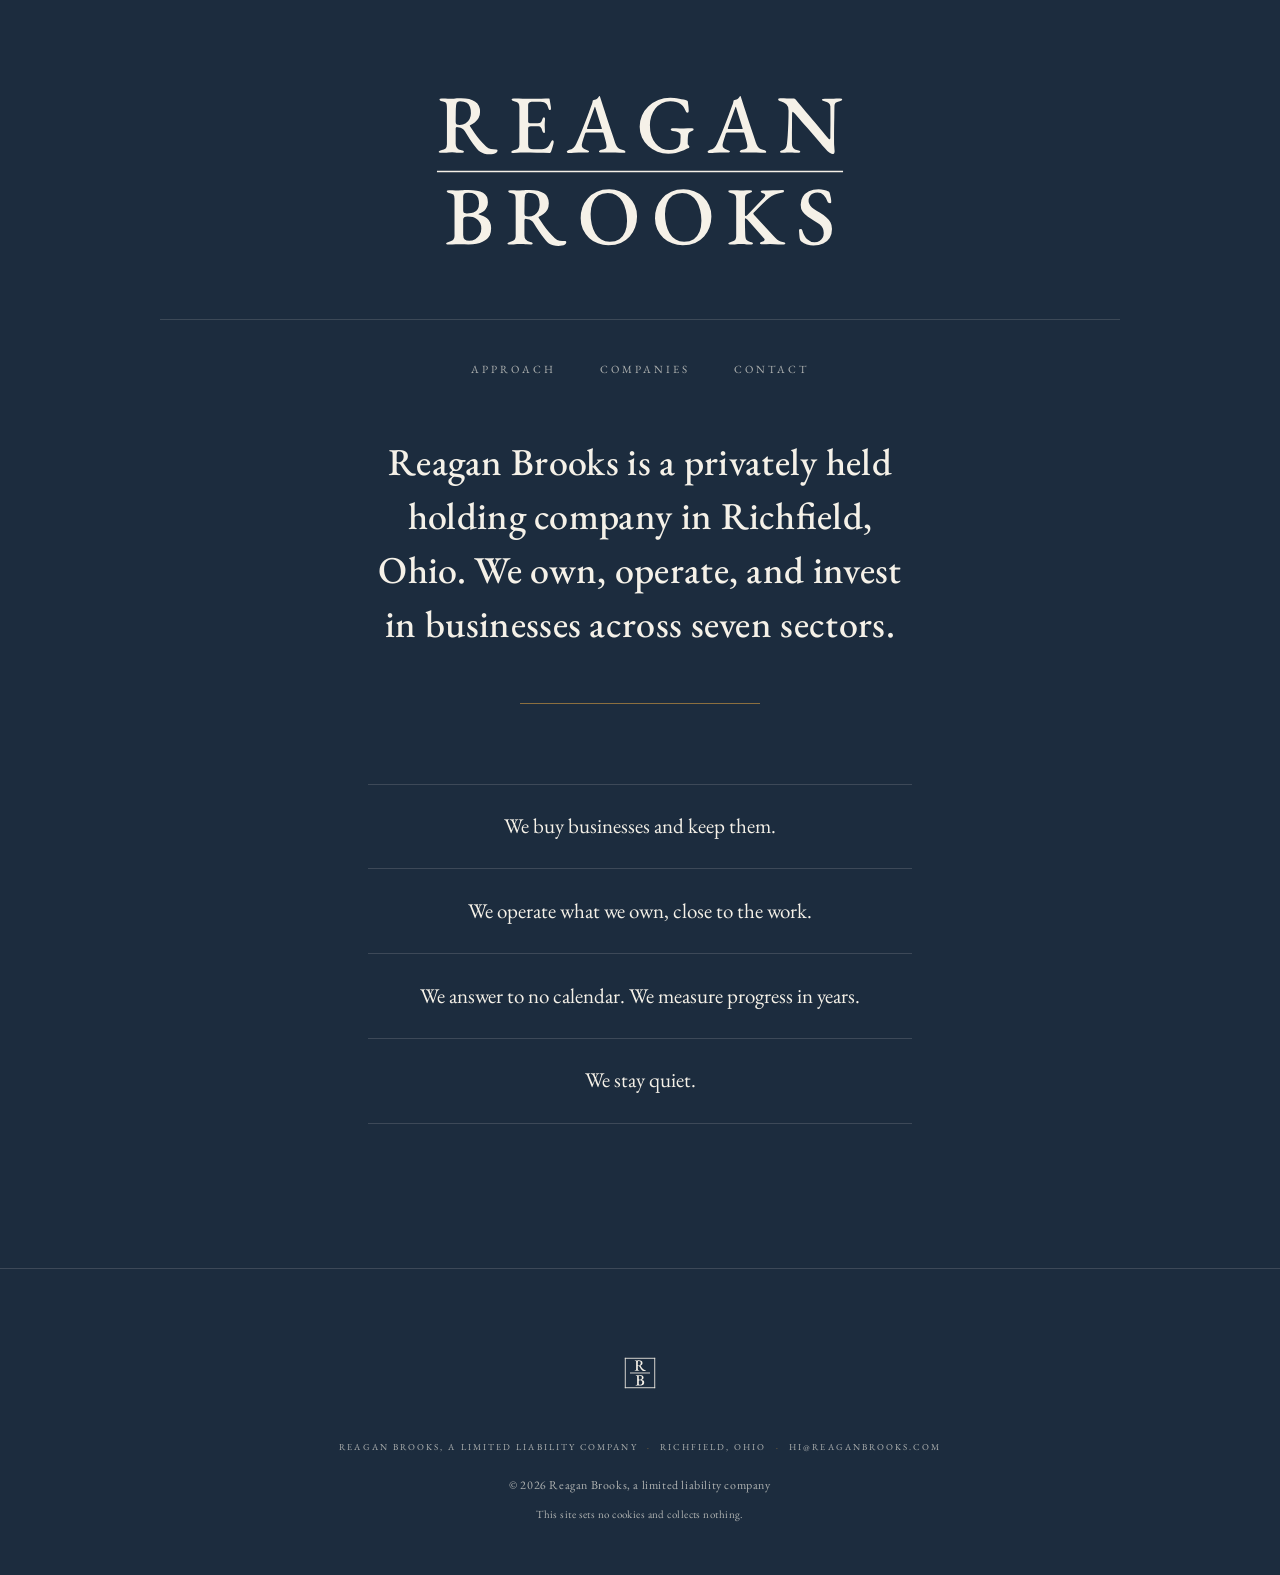
<file: index.html>
<!doctype html>
<html lang="en">
<head>
  <meta charset="utf-8">
  <meta name="viewport" content="width=device-width, initial-scale=1">
  <title>Reagan Brooks</title>
  <meta name="description" content="Reagan Brooks is a privately held holding company in Richfield, Ohio. We own, operate, and invest in businesses across seven sectors.">
  <meta name="color-scheme" content="dark">
  <meta name="theme-color" content="#1C2C3E">
  <meta name="robots" content="index, follow">
  <link rel="icon" href="/assets/monogram-bone.svg" type="image/svg+xml">
  <link rel="apple-touch-icon" href="/assets/apple-touch-icon.png">
  <link rel="canonical" href="https://reaganbrooks.com/">
  <meta property="og:type" content="website">
  <meta property="og:site_name" content="Reagan Brooks">
  <meta property="og:title" content="Reagan Brooks">
  <meta property="og:description" content="A privately held holding company in Richfield, Ohio. We own, operate, and invest in businesses across seven sectors.">
  <meta property="og:url" content="https://reaganbrooks.com/">
  <meta property="og:image" content="https://reaganbrooks.com/assets/og-image.png">
  <meta property="og:image:width" content="1200">
  <meta property="og:image:height" content="630">
  <meta property="og:image:alt" content="Reagan Brooks">
  <meta name="twitter:card" content="summary_large_image">
  <meta name="twitter:title" content="Reagan Brooks">
  <meta name="twitter:description" content="A privately held holding company in Richfield, Ohio. We own, operate, and invest in businesses across seven sectors.">
  <meta name="twitter:image" content="https://reaganbrooks.com/assets/og-image.png">
  <link rel="preload" href="/assets/fonts/eb-garamond-latin-roman.woff2" as="font" type="font/woff2" crossorigin>
  <link rel="stylesheet" href="/styles.css">
</head>
<body>
  <header class="site-head">
    <h1 class="masthead__title">
      <img class="wordmark wordmark--hero fade fade--1" src="/assets/wordmark-bone.svg" alt="Reagan Brooks" width="505" height="241">
    </h1>
    <nav class="nav fade fade--2" aria-label="Primary">
      <a href="/approach.html">Approach</a>
      <a href="/companies.html">Companies</a>
      <a href="/contact.html">Contact</a>
    </nav>
  </header>

  <main>
    <section class="hero statement fade fade--3" aria-label="About the firm">
      <p class="statement__text">Reagan Brooks is a privately held holding company in Richfield, Ohio. We own, operate, and invest in businesses across seven sectors.</p>
      <hr class="rule-brass">
    </section>

    <section class="wrap tenets" aria-label="How we hold">
      <ul class="tenets__list">
        <li class="tenets__item">We buy businesses and keep them.</li>
        <li class="tenets__item">We operate what we own, close to the work.</li>
        <li class="tenets__item">We answer to no calendar. We measure progress in years.</li>
        <li class="tenets__item">We stay quiet.</li>
      </ul>
    </section>
  </main>

  <footer class="site-foot">
    <img class="monogram" src="/assets/monogram-bone.svg" alt="" width="177" height="177">
    <p class="foot-contact">
      <span>Reagan Brooks, a limited liability company</span>
      <span class="sep" aria-hidden="true">&middot;</span>
      <span>Richfield, Ohio</span>
      <span class="sep" aria-hidden="true">&middot;</span>
      <a class="mailto" href="mailto:hi@reaganbrooks.com">hi@reaganbrooks.com</a>
    </p>
    <p class="foot-legal">&copy; 2026 Reagan Brooks, a limited liability company</p>
    <p class="foot-note">This site sets no cookies and collects nothing.</p>
  </footer>
</body>
</html>
</file>
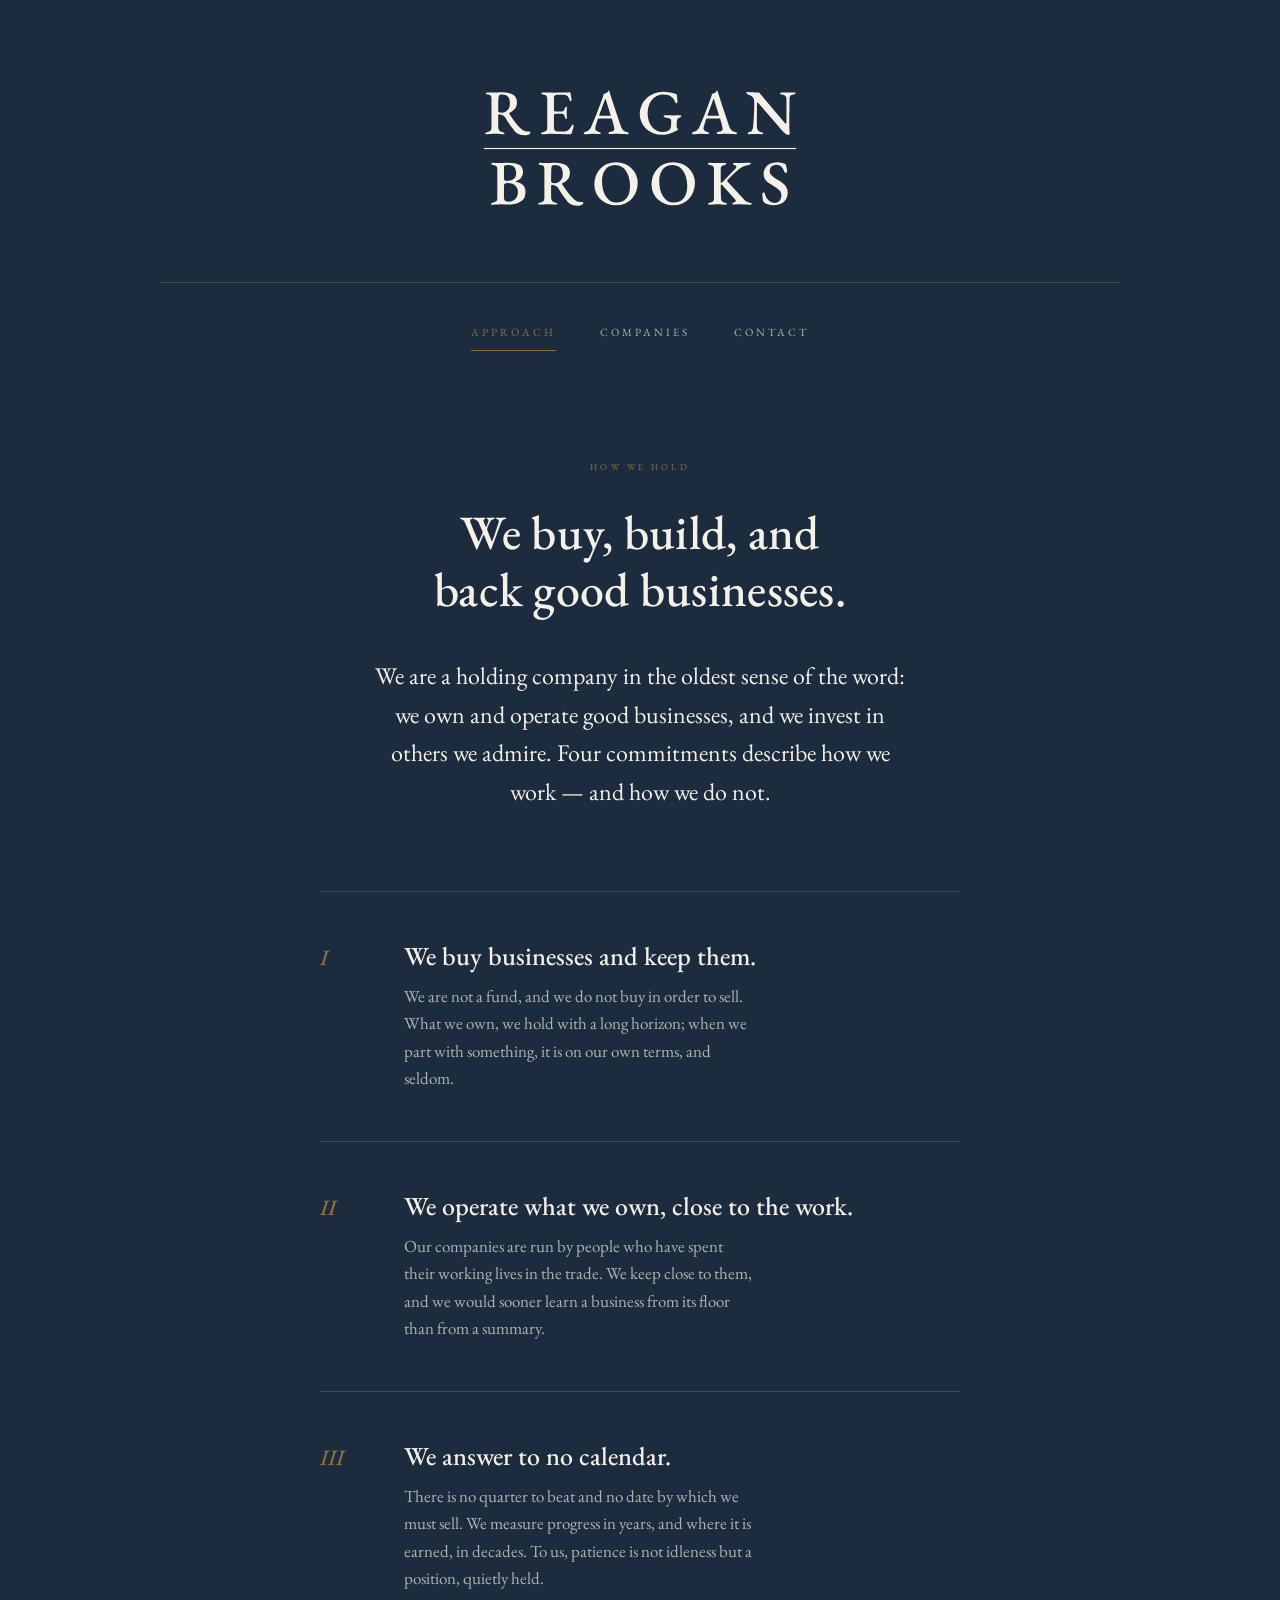
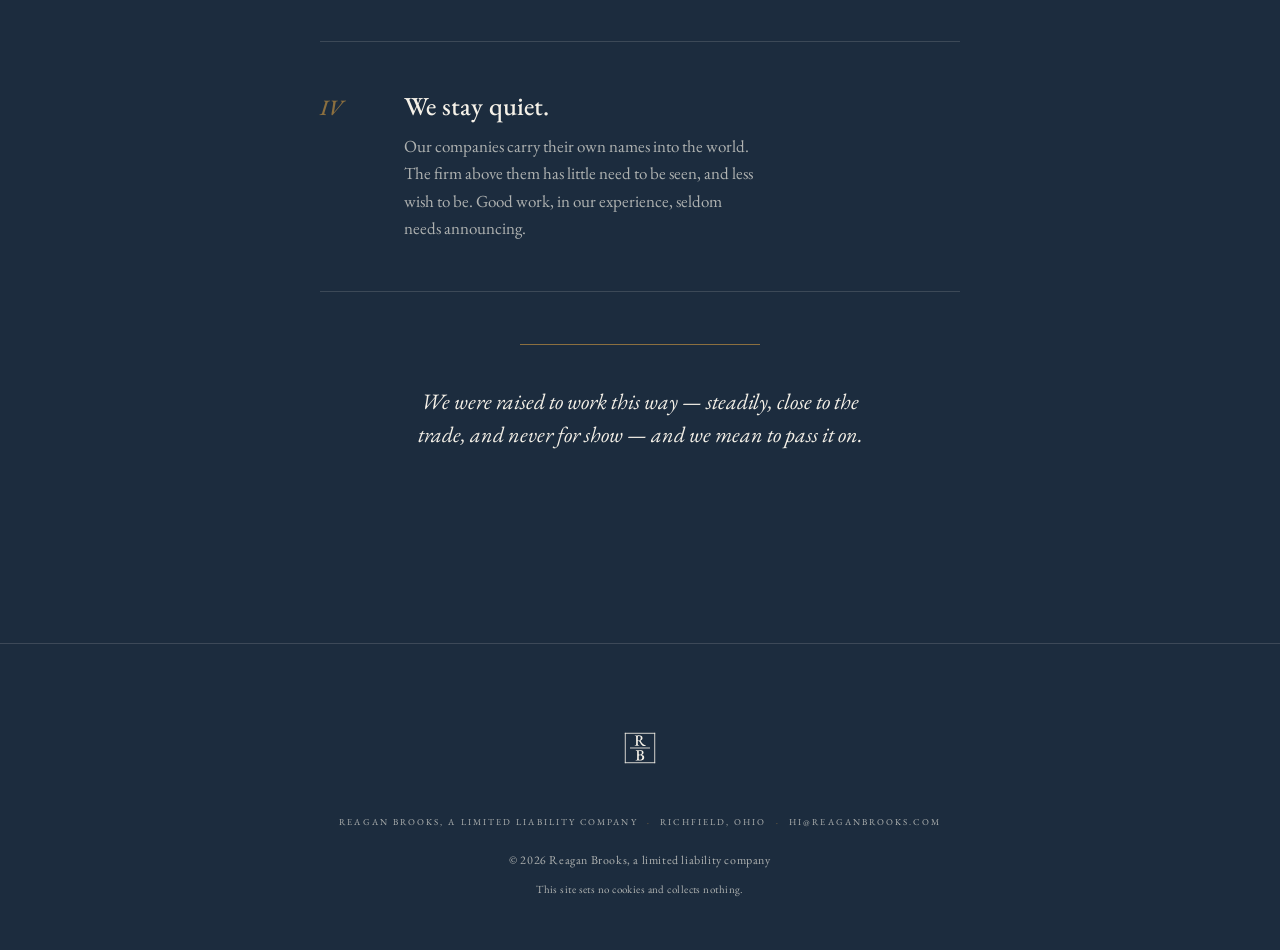
<file: approach.html>
<!doctype html>
<html lang="en">
<head>
  <meta charset="utf-8">
  <meta name="viewport" content="width=device-width, initial-scale=1">
  <title>Approach — Reagan Brooks</title>
  <meta name="description" content="How we hold: we buy businesses and keep them, operate what we own close to the work, answer to no calendar, and stay quiet.">
  <meta name="color-scheme" content="dark">
  <meta name="theme-color" content="#1C2C3E">
  <meta name="robots" content="index, follow">
  <link rel="icon" href="/assets/monogram-bone.svg" type="image/svg+xml">
  <link rel="apple-touch-icon" href="/assets/apple-touch-icon.png">
  <link rel="canonical" href="https://reaganbrooks.com/approach.html">
  <meta property="og:type" content="website">
  <meta property="og:site_name" content="Reagan Brooks">
  <meta property="og:title" content="Approach — Reagan Brooks">
  <meta property="og:description" content="How we hold: we buy, build, and back good businesses — patiently, and close to the work.">
  <meta property="og:url" content="https://reaganbrooks.com/approach.html">
  <meta property="og:image" content="https://reaganbrooks.com/assets/og-image.png">
  <meta property="og:image:width" content="1200">
  <meta property="og:image:height" content="630">
  <meta property="og:image:alt" content="Reagan Brooks">
  <meta name="twitter:card" content="summary_large_image">
  <meta name="twitter:title" content="Approach — Reagan Brooks">
  <meta name="twitter:description" content="How we hold: we buy, build, and back good businesses — patiently, and close to the work.">
  <meta name="twitter:image" content="https://reaganbrooks.com/assets/og-image.png">
  <link rel="preload" href="/assets/fonts/eb-garamond-latin-roman.woff2" as="font" type="font/woff2" crossorigin>
  <link rel="stylesheet" href="/styles.css">
</head>
<body>
  <header class="site-head">
    <a class="brandlink" href="/index.html" aria-label="Reagan Brooks — home">
      <img class="wordmark fade fade--1" src="/assets/wordmark-bone.svg" alt="Reagan Brooks" width="505" height="241">
    </a>
    <nav class="nav fade fade--2" aria-label="Primary">
      <a href="/approach.html" aria-current="page">Approach</a>
      <a href="/companies.html">Companies</a>
      <a href="/contact.html">Contact</a>
    </nav>
  </header>

  <main>
    <section class="wrap page fade fade--3">
      <span class="eyebrow">How we hold</span>
      <h1 class="page__title">We buy, build, and back good businesses.</h1>
      <p class="page__lede">We are a holding company in the oldest sense of the word: we own and operate good businesses, and we invest in others we admire. Four commitments describe how we work — and how we do not.</p>

      <div class="holds">
        <article class="hold">
          <div class="hold__num">I</div>
          <div>
            <p class="hold__lead">We buy businesses and keep them.</p>
            <p class="hold__body">We are not a fund, and we do not buy in order to sell. What we own, we hold with a long horizon; when we part with something, it is on our own terms, and seldom.</p>
          </div>
        </article>

        <article class="hold">
          <div class="hold__num">II</div>
          <div>
            <p class="hold__lead">We operate what we own, close to the work.</p>
            <p class="hold__body">Our companies are run by people who have spent their working lives in the trade. We keep close to them, and we would sooner learn a business from its floor than from a summary.</p>
          </div>
        </article>

        <article class="hold">
          <div class="hold__num">III</div>
          <div>
            <p class="hold__lead">We answer to no calendar.</p>
            <p class="hold__body">There is no quarter to beat and no date by which we must sell. We measure progress in years, and where it is earned, in decades. To us, patience is not idleness but a position, quietly held.</p>
          </div>
        </article>

        <article class="hold">
          <div class="hold__num">IV</div>
          <div>
            <p class="hold__lead">We stay quiet.</p>
            <p class="hold__body">Our companies carry their own names into the world. The firm above them has little need to be seen, and less wish to be. Good work, in our experience, seldom needs announcing.</p>
          </div>
        </article>
      </div>

      <hr class="rule-brass">
      <p class="coda">We were raised to work this way — steadily, close to the trade, and never for show — and we mean to pass it on.</p>
    </section>
  </main>

  <footer class="site-foot">
    <img class="monogram" src="/assets/monogram-bone.svg" alt="" width="177" height="177">
    <p class="foot-contact">
      <span>Reagan Brooks, a limited liability company</span>
      <span class="sep" aria-hidden="true">&middot;</span>
      <span>Richfield, Ohio</span>
      <span class="sep" aria-hidden="true">&middot;</span>
      <a class="mailto" href="mailto:hi@reaganbrooks.com">hi@reaganbrooks.com</a>
    </p>
    <p class="foot-legal">&copy; 2026 Reagan Brooks, a limited liability company</p>
    <p class="foot-note">This site sets no cookies and collects nothing.</p>
  </footer>
</body>
</html>
</file>
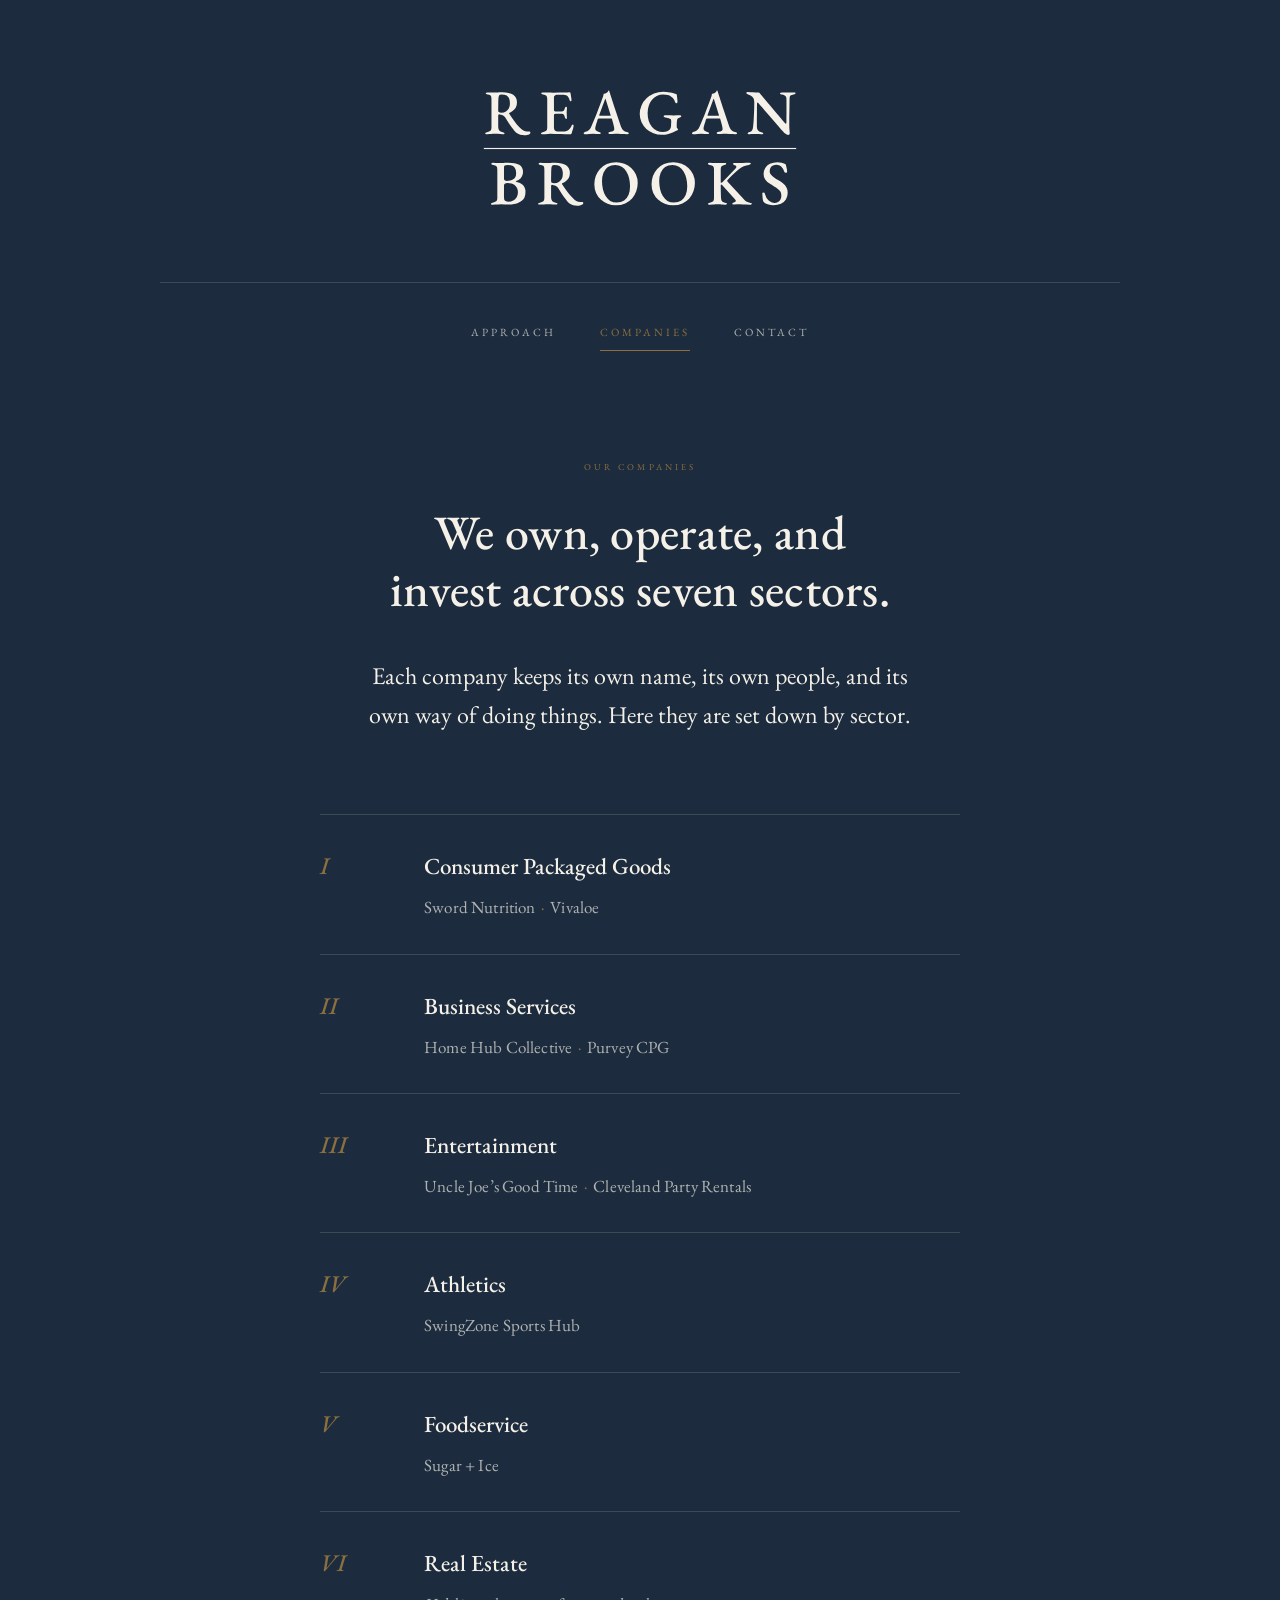
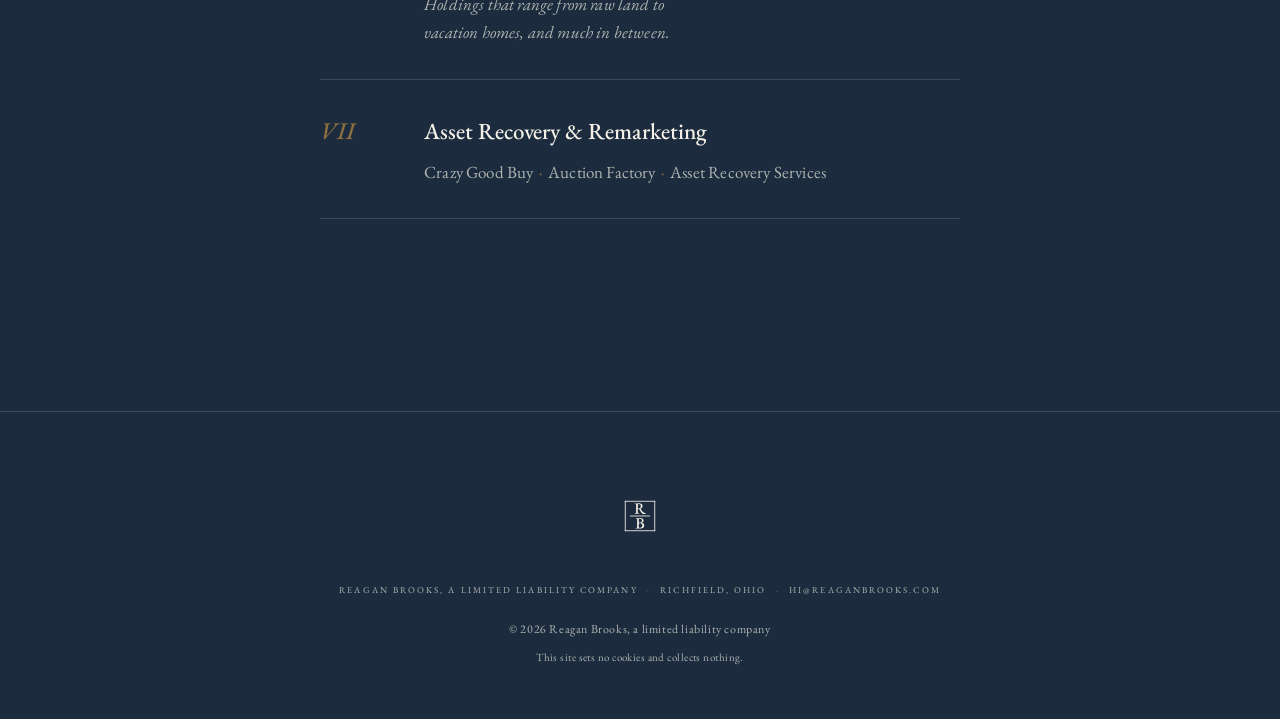
<file: companies.html>
<!doctype html>
<html lang="en">
<head>
  <meta charset="utf-8">
  <meta name="viewport" content="width=device-width, initial-scale=1">
  <title>Companies — Reagan Brooks</title>
  <meta name="description" content="We own, operate, and invest in businesses across seven sectors: consumer packaged goods, business services, entertainment, athletics, foodservice, real estate, and asset recovery & remarketing.">
  <meta name="color-scheme" content="dark">
  <meta name="theme-color" content="#1C2C3E">
  <meta name="robots" content="index, follow">
  <link rel="icon" href="/assets/monogram-bone.svg" type="image/svg+xml">
  <link rel="apple-touch-icon" href="/assets/apple-touch-icon.png">
  <link rel="canonical" href="https://reaganbrooks.com/companies.html">
  <meta property="og:type" content="website">
  <meta property="og:site_name" content="Reagan Brooks">
  <meta property="og:title" content="Companies — Reagan Brooks">
  <meta property="og:description" content="We own, operate, and invest across seven sectors — consumer packaged goods, business services, entertainment, athletics, foodservice, real estate, and asset recovery & remarketing.">
  <meta property="og:url" content="https://reaganbrooks.com/companies.html">
  <meta property="og:image" content="https://reaganbrooks.com/assets/og-image.png">
  <meta property="og:image:width" content="1200">
  <meta property="og:image:height" content="630">
  <meta property="og:image:alt" content="Reagan Brooks">
  <meta name="twitter:card" content="summary_large_image">
  <meta name="twitter:title" content="Companies — Reagan Brooks">
  <meta name="twitter:description" content="We own, operate, and invest across seven sectors.">
  <meta name="twitter:image" content="https://reaganbrooks.com/assets/og-image.png">
  <link rel="preload" href="/assets/fonts/eb-garamond-latin-roman.woff2" as="font" type="font/woff2" crossorigin>
  <link rel="stylesheet" href="/styles.css">
</head>
<body>
  <header class="site-head">
    <a class="brandlink" href="/index.html" aria-label="Reagan Brooks — home">
      <img class="wordmark fade fade--1" src="/assets/wordmark-bone.svg" alt="Reagan Brooks" width="505" height="241">
    </a>
    <nav class="nav fade fade--2" aria-label="Primary">
      <a href="/approach.html">Approach</a>
      <a href="/companies.html" aria-current="page">Companies</a>
      <a href="/contact.html">Contact</a>
    </nav>
  </header>

  <main>
    <section class="wrap page fade fade--3">
      <span class="eyebrow">Our companies</span>
      <h1 class="page__title">We own, operate, and invest across seven sectors.</h1>
      <p class="page__lede">Each company keeps its own name, its own people, and its own way of doing things. Here they are set down by sector.</p>

      <ol class="sectors">
        <li class="sector">
          <span class="sector__num">I</span>
          <div class="sector__body">
            <span class="sector__name">Consumer Packaged Goods</span>
            <span class="sector__firms">Sword Nutrition <span class="dot" aria-hidden="true">&middot;</span> Vivaloe</span>
          </div>
        </li>
        <li class="sector">
          <span class="sector__num">II</span>
          <div class="sector__body">
            <span class="sector__name">Business Services</span>
            <span class="sector__firms">Home Hub Collective <span class="dot" aria-hidden="true">&middot;</span> Purvey CPG</span>
          </div>
        </li>
        <li class="sector">
          <span class="sector__num">III</span>
          <div class="sector__body">
            <span class="sector__name">Entertainment</span>
            <span class="sector__firms">Uncle Joe&rsquo;s Good Time <span class="dot" aria-hidden="true">&middot;</span> Cleveland Party Rentals</span>
          </div>
        </li>
        <li class="sector">
          <span class="sector__num">IV</span>
          <div class="sector__body">
            <span class="sector__name">Athletics</span>
            <span class="sector__firms">SwingZone Sports Hub</span>
          </div>
        </li>
        <li class="sector">
          <span class="sector__num">V</span>
          <div class="sector__body">
            <span class="sector__name">Foodservice</span>
            <span class="sector__firms">Sugar + Ice</span>
          </div>
        </li>
        <li class="sector">
          <span class="sector__num">VI</span>
          <div class="sector__body">
            <span class="sector__name">Real Estate</span>
            <span class="sector__firms sector__firms--note">Holdings that range from raw land to vacation homes, and much in between.</span>
          </div>
        </li>
        <li class="sector">
          <span class="sector__num">VII</span>
          <div class="sector__body">
            <span class="sector__name">Asset Recovery &amp; Remarketing</span>
            <span class="sector__firms">Crazy Good Buy <span class="dot" aria-hidden="true">&middot;</span> Auction Factory <span class="dot" aria-hidden="true">&middot;</span> Asset Recovery Services</span>
          </div>
        </li>
      </ol>
    </section>
  </main>

  <footer class="site-foot">
    <img class="monogram" src="/assets/monogram-bone.svg" alt="" width="177" height="177">
    <p class="foot-contact">
      <span>Reagan Brooks, a limited liability company</span>
      <span class="sep" aria-hidden="true">&middot;</span>
      <span>Richfield, Ohio</span>
      <span class="sep" aria-hidden="true">&middot;</span>
      <a class="mailto" href="mailto:hi@reaganbrooks.com">hi@reaganbrooks.com</a>
    </p>
    <p class="foot-legal">&copy; 2026 Reagan Brooks, a limited liability company</p>
    <p class="foot-note">This site sets no cookies and collects nothing.</p>
  </footer>
</body>
</html>
</file>
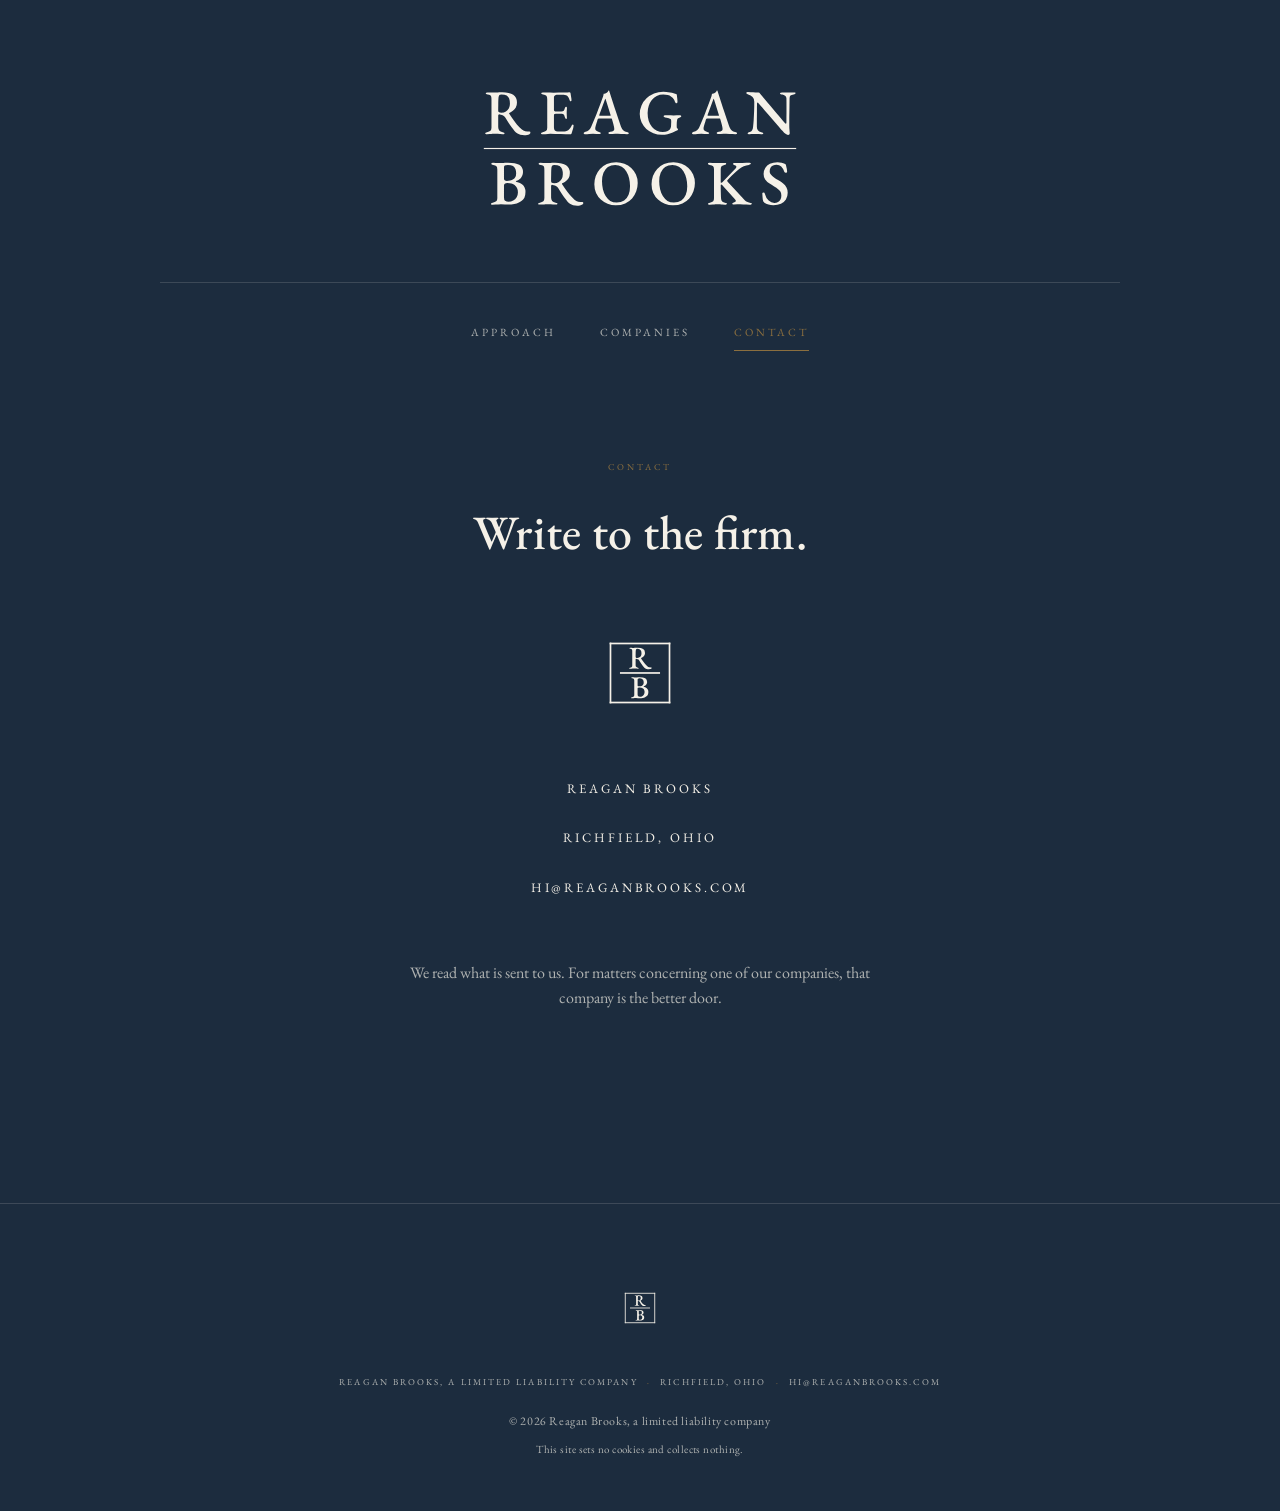
<file: contact.html>
<!doctype html>
<html lang="en">
<head>
  <meta charset="utf-8">
  <meta name="viewport" content="width=device-width, initial-scale=1">
  <title>Contact — Reagan Brooks</title>
  <meta name="description" content="Reagan Brooks — Richfield, Ohio. hi@reaganbrooks.com">
  <meta name="color-scheme" content="dark">
  <meta name="theme-color" content="#1C2C3E">
  <meta name="robots" content="index, follow">
  <link rel="icon" href="/assets/monogram-bone.svg" type="image/svg+xml">
  <link rel="apple-touch-icon" href="/assets/apple-touch-icon.png">
  <link rel="canonical" href="https://reaganbrooks.com/contact.html">
  <meta property="og:type" content="website">
  <meta property="og:site_name" content="Reagan Brooks">
  <meta property="og:title" content="Contact — Reagan Brooks">
  <meta property="og:description" content="Reagan Brooks — Richfield, Ohio. hi@reaganbrooks.com">
  <meta property="og:url" content="https://reaganbrooks.com/contact.html">
  <meta property="og:image" content="https://reaganbrooks.com/assets/og-image.png">
  <meta property="og:image:width" content="1200">
  <meta property="og:image:height" content="630">
  <meta property="og:image:alt" content="Reagan Brooks">
  <meta name="twitter:card" content="summary_large_image">
  <meta name="twitter:title" content="Contact — Reagan Brooks">
  <meta name="twitter:description" content="Reagan Brooks — Richfield, Ohio. hi@reaganbrooks.com">
  <meta name="twitter:image" content="https://reaganbrooks.com/assets/og-image.png">
  <link rel="preload" href="/assets/fonts/eb-garamond-latin-roman.woff2" as="font" type="font/woff2" crossorigin>
  <link rel="stylesheet" href="/styles.css">
</head>
<body>
  <header class="site-head">
    <a class="brandlink" href="/index.html" aria-label="Reagan Brooks — home">
      <img class="wordmark fade fade--1" src="/assets/wordmark-bone.svg" alt="Reagan Brooks" width="505" height="241">
    </a>
    <nav class="nav fade fade--2" aria-label="Primary">
      <a href="/approach.html">Approach</a>
      <a href="/companies.html">Companies</a>
      <a href="/contact.html" aria-current="page">Contact</a>
    </nav>
  </header>

  <main>
    <section class="wrap page fade fade--3">
      <span class="eyebrow">Contact</span>
      <h1 class="page__title">Write to the firm.</h1>

      <div class="contact-block">
        <img class="monogram" src="/assets/monogram-bone.svg" alt="" width="177" height="177">
        <p class="contact__lines">
          <span>Reagan Brooks</span>
          <span>Richfield, Ohio</span>
          <span class="contact__email"><a href="mailto:hi@reaganbrooks.com">hi@reaganbrooks.com</a></span>
        </p>
        <p class="contact__note">We read what is sent to us. For matters concerning one of our companies, that company is the better door.</p>
      </div>
    </section>
  </main>

  <footer class="site-foot">
    <img class="monogram" src="/assets/monogram-bone.svg" alt="" width="177" height="177">
    <p class="foot-contact">
      <span>Reagan Brooks, a limited liability company</span>
      <span class="sep" aria-hidden="true">&middot;</span>
      <span>Richfield, Ohio</span>
      <span class="sep" aria-hidden="true">&middot;</span>
      <a class="mailto" href="mailto:hi@reaganbrooks.com">hi@reaganbrooks.com</a>
    </p>
    <p class="foot-legal">&copy; 2026 Reagan Brooks, a limited liability company</p>
    <p class="foot-note">This site sets no cookies and collects nothing.</p>
  </footer>
</body>
</html>
</file>
<file: styles.css>
/* Reagan Brooks LLC — reaganbrooks.com
   Static multi-page site. No JavaScript. No third-party requests.
   Palette is fixed to the five brand tokens defined in :root; faint
   structural lines and de-emphasis are tints of those tokens (color-mix),
   so no colour outside the palette is introduced. */

/* ---- Fonts: self-hosted EB Garamond, latin subset ---- */
@font-face {
  font-family: "EB Garamond";
  font-style: normal;
  font-weight: 400 500;
  font-display: swap;
  src: url("/assets/fonts/eb-garamond-latin-roman.woff2") format("woff2");
}
@font-face {
  font-family: "EB Garamond";
  font-style: italic;
  font-weight: 400 500;
  font-display: swap;
  src: url("/assets/fonts/eb-garamond-latin-italic.woff2") format("woff2");
}

/* ---- Tokens ---- */
:root {
  --slate-navy:    #1C2C3E;
  --antique-brass: #8B6F3F;
  --bone:          #F5F1E8;
  --stone-gray:    #6B6358;
  --ink:           #2D2A26;

  /* tints derived from the palette, for use on the navy ground */
  --bone-muted: color-mix(in srgb, var(--bone) 68%, transparent);
  --hairline:   color-mix(in srgb, var(--bone) 15%, transparent);
  --hairline-strong: color-mix(in srgb, var(--bone) 34%, transparent);

  --serif: "EB Garamond", "Hoefler Text", Garamond, Georgia, serif;

  --measure: 34rem;
  --page-x: clamp(1.5rem, 6vw, 4rem);
  --max: 60rem;
}

*, *::before, *::after { box-sizing: border-box; }

html {
  background: var(--slate-navy);
  -webkit-text-size-adjust: 100%;
  text-size-adjust: 100%;
}

body {
  margin: 0;
  min-height: 100vh;
  display: flex;
  flex-direction: column;
  background: var(--slate-navy);
  color: var(--bone);
  font-family: var(--serif);
  font-weight: 400;
  font-size: clamp(1.0625rem, 0.95rem + 0.5vw, 1.1875rem);
  line-height: 1.66;
  text-rendering: optimizeLegibility;
  -webkit-font-smoothing: antialiased;
  -moz-osx-font-smoothing: grayscale;
  font-kerning: normal;
  font-variant-numeric: oldstyle-nums proportional-nums;
  font-feature-settings: "kern" 1, "liga" 1, "clig" 1, "onum" 1, "pnum" 1;
}

::selection { background: var(--antique-brass); color: var(--bone); }

img { max-width: 100%; height: auto; display: block; }

a { color: inherit; text-decoration: none; }

:focus-visible {
  outline: 2px solid var(--antique-brass);
  outline-offset: 4px;
}

/* Small caps utility label */
.eyebrow {
  display: block;
  font-size: 0.8125rem;
  font-weight: 400;
  font-variant-caps: all-small-caps;
  letter-spacing: 0.24em;
  color: var(--antique-brass);
  margin: 0 0 clamp(1.25rem, 3vw, 1.75rem);
}

/* =====================================================================
   Header + navigation
   ===================================================================== */
.site-head {
  padding: clamp(2.75rem, 7vw, 4.5rem) var(--page-x) 0;
  text-align: center;
}
.brandlink { display: inline-block; }
.wordmark { width: clamp(13rem, 34vw, 20rem); margin: 0 auto; }
.wordmark--hero { width: clamp(15rem, 44vw, 26rem); }

.masthead__title { margin: 0; font-weight: 400; line-height: 1; }

.nav {
  display: flex;
  justify-content: center;
  flex-wrap: wrap;
  gap: clamp(1.4rem, 4vw, 2.75rem);
  margin-top: clamp(2rem, 5vw, 3rem);
  padding-top: clamp(1.5rem, 4vw, 2.25rem);
  border-top: 1px solid var(--hairline);
  max-width: var(--max);
  margin-inline: auto;
}
.nav a {
  font-size: 0.9375rem;
  font-variant-caps: all-small-caps;
  letter-spacing: 0.2em;
  color: var(--bone-muted);
  padding-bottom: 0.35em;
  border-bottom: 1px solid transparent;
  transition: color 140ms ease, border-color 140ms ease;
}
.nav a:hover { color: var(--bone); }
.nav a[aria-current="page"] {
  color: var(--antique-brass);
  border-bottom-color: var(--antique-brass);
}

/* =====================================================================
   Main / sections
   ===================================================================== */
main { flex: 1 0 auto; width: 100%; }

.wrap {
  max-width: var(--max);
  margin-inline: auto;
  padding-inline: var(--page-x);
}

.hero {
  padding: clamp(3rem, 8vw, 6rem) var(--page-x) clamp(2rem, 5vw, 3.5rem);
  text-align: center;
}

/* Statement */
.statement { text-align: center; padding: clamp(1.5rem, 5vw, 3rem) 0 0; }
.statement__text {
  max-width: var(--measure);
  margin: 0 auto;
  color: var(--bone);
  font-weight: 500;
  font-size: clamp(1.5rem, 1.1rem + 2vw, 2.375rem);
  line-height: 1.42;
  letter-spacing: 0.008em;
  text-wrap: balance;
}

/* Centered 240px Antique Brass hairline */
.rule-brass {
  width: 240px;
  max-width: 60%;
  height: 0;
  margin: clamp(2.25rem, 5vw, 3.25rem) auto 0;
  border: 0;
  border-top: 1px solid var(--antique-brass);
}

/* Tenets — the manifesto (home) */
.tenets { padding: clamp(3rem, 8vw, 5rem) 0 clamp(1rem, 3vw, 2rem); }
.tenets__list {
  max-width: var(--measure);
  margin: 0 auto;
  padding: 0;
  list-style: none;
  text-align: center;
}
.tenets__item {
  padding: clamp(1.15rem, 3vw, 1.6rem) 0.5rem;
  color: var(--bone);
  font-size: clamp(1.125rem, 1rem + 0.6vw, 1.3125rem);
  line-height: 1.55;
  border-top: 1px solid var(--hairline);
}
.tenets__item:last-child { border-bottom: 1px solid var(--hairline); }

/* =====================================================================
   Interior page shell
   ===================================================================== */
.page {
  padding: clamp(3.5rem, 9vw, 6.5rem) 0 clamp(3rem, 7vw, 5rem);
  text-align: center;
}
.page__title {
  margin: 0 auto;
  max-width: 24ch;
  font-weight: 500;
  font-size: clamp(1.9375rem, 1.4rem + 2.7vw, 3rem);
  line-height: 1.18;
  letter-spacing: 0.006em;
  text-wrap: balance;
}
.page__lede {
  max-width: var(--measure);
  margin: clamp(1.75rem, 4vw, 2.5rem) auto 0;
  font-size: clamp(1.1875rem, 1.05rem + 0.7vw, 1.5rem);
  line-height: 1.6;
  color: var(--bone);
  text-wrap: pretty;
}

/* Approach — expanded tenets */
.holds {
  max-width: 40rem;
  margin: clamp(3rem, 7vw, 5rem) auto 0;
  display: flex;
  flex-direction: column;
}
.hold {
  padding: clamp(2rem, 5vw, 3rem) 0;
  border-top: 1px solid var(--hairline);
  text-align: left;
  display: grid;
  grid-template-columns: 3.25rem 1fr;
  gap: clamp(1rem, 3vw, 2rem);
  align-items: baseline;
}
.holds .hold:last-child { border-bottom: 1px solid var(--hairline); }
.hold__num {
  font-style: italic;
  font-weight: 500;
  font-size: 1.375rem;
  color: var(--antique-brass);
  line-height: 1;
}
.hold__lead {
  margin: 0 0 0.6rem;
  font-weight: 500;
  font-size: clamp(1.25rem, 1.05rem + 0.9vw, 1.625rem);
  line-height: 1.28;
  color: var(--bone);
}
.hold__body {
  margin: 0;
  color: var(--bone-muted);
  font-size: 1.0625rem;
  line-height: 1.62;
  max-width: 44ch;
}

/* Approach — closing coda */
.coda {
  max-width: 34rem;
  margin: clamp(1.75rem, 4vw, 2.5rem) auto 0;
  font-style: italic;
  font-size: clamp(1.125rem, 1rem + 0.6vw, 1.375rem);
  line-height: 1.5;
  color: var(--bone);
  text-align: center;
  text-wrap: balance;
}

/* Companies — enumerated sectors */
.sectors {
  max-width: 40rem;
  margin: clamp(3rem, 7vw, 5rem) auto 0;
  list-style: none;
  padding: 0;
}
.sector {
  display: grid;
  grid-template-columns: 4.5rem 1fr;
  gap: clamp(1rem, 3vw, 2rem);
  align-items: baseline;
  padding: clamp(1.5rem, 3.5vw, 2rem) 0;
  border-top: 1px solid var(--hairline);
  text-align: left;
}
.sectors .sector:last-child { border-bottom: 1px solid var(--hairline); }
.sector__num {
  font-style: italic;
  font-weight: 500;
  font-size: 1.5rem;
  color: var(--antique-brass);
  line-height: 1;
  font-variant-numeric: normal;
}
.sector__body {
  display: flex;
  flex-direction: column;
  gap: 0.5rem;
}
.sector__name {
  font-size: clamp(1.1875rem, 1.05rem + 0.6vw, 1.4375rem);
  font-weight: 500;
  color: var(--bone);
}
.sector__firms {
  font-size: 1.0625rem;
  color: var(--bone-muted);
  letter-spacing: 0.01em;
}
.sector__firms .dot { color: var(--antique-brass); margin: 0 0.15em; }
.sector__firms--pending { font-style: italic; }
.sector__firms--note { font-style: italic; max-width: 34ch; }

/* Contact page */
.contact-block { padding: clamp(2rem, 6vw, 4rem) 0 0; text-align: center; }
.contact-block .monogram {
  width: clamp(4.25rem, 12vw, 6rem);
  margin: 0 auto clamp(2rem, 5vw, 3rem);
}
.contact__lines {
  margin: 0;
  display: flex;
  flex-direction: column;
  gap: 0.85rem;
  font-size: clamp(0.9375rem, 0.82rem + 0.5vw, 1.125rem);
  font-variant-caps: all-small-caps;
  letter-spacing: 0.16em;
  line-height: 2;
}
.contact__email a,
.mailto {
  color: var(--bone);
  border-bottom: 1px solid transparent;
  transition: color 120ms ease, border-color 120ms ease;
}
.contact__email a:hover, .contact__email a:focus-visible,
.mailto:hover, .mailto:focus-visible {
  color: var(--antique-brass);
  border-bottom-color: var(--antique-brass);
}
.contact__note {
  margin: clamp(2.5rem, 6vw, 3.5rem) auto 0;
  max-width: 30rem;
  color: var(--bone-muted);
  font-size: 1rem;
  letter-spacing: 0;
  text-transform: none;
  line-height: 1.6;
}

/* =====================================================================
   Footer
   ===================================================================== */
.site-foot {
  flex-shrink: 0;
  margin-top: clamp(4rem, 10vw, 7rem);
  padding: clamp(3rem, 7vw, 5rem) var(--page-x) clamp(2.5rem, 5vw, 3.25rem);
  border-top: 1px solid var(--hairline);
  text-align: center;
}
.site-foot .monogram { width: 3rem; margin: 0 auto clamp(1.5rem, 4vw, 2.25rem); }
.foot-contact {
  margin: 0 0 1.1rem;
  font-size: 0.8125rem;
  font-variant-caps: all-small-caps;
  letter-spacing: 0.16em;
  color: var(--bone-muted);
  line-height: 2;
}
.foot-contact .sep { color: var(--antique-brass); margin: 0 0.4em; }
.foot-contact .mailto { color: var(--bone-muted); }
.foot-contact .mailto:hover { color: var(--antique-brass); }
.foot-legal {
  margin: 0;
  font-size: 0.75rem;
  letter-spacing: 0.05em;
  color: var(--bone-muted);
}
.foot-note {
  margin: 0.55rem 0 0;
  font-size: 0.6875rem;
  letter-spacing: 0.04em;
  color: var(--bone-muted);
}

/* =====================================================================
   Motion — CSS-only load fade (no JS). Guarded for reduced-motion.
   Transform/opacity only, so no layout shift.
   ===================================================================== */
@media (prefers-reduced-motion: no-preference) {
  .fade { opacity: 0; transform: translateY(10px); animation: rise 900ms cubic-bezier(0.22, 1, 0.36, 1) forwards; }
  .fade--1 { animation-delay: 60ms; }
  .fade--2 { animation-delay: 200ms; }
  .fade--3 { animation-delay: 340ms; }
  @keyframes rise { to { opacity: 1; transform: none; } }
}

/* =====================================================================
   Responsive
   ===================================================================== */
@media (max-width: 40rem) {
  .hold { grid-template-columns: 1fr; gap: 0.5rem; }
  .hold__num { margin-bottom: 0.25rem; }
  .sector { grid-template-columns: 2.75rem 1fr; }
}
</file>
